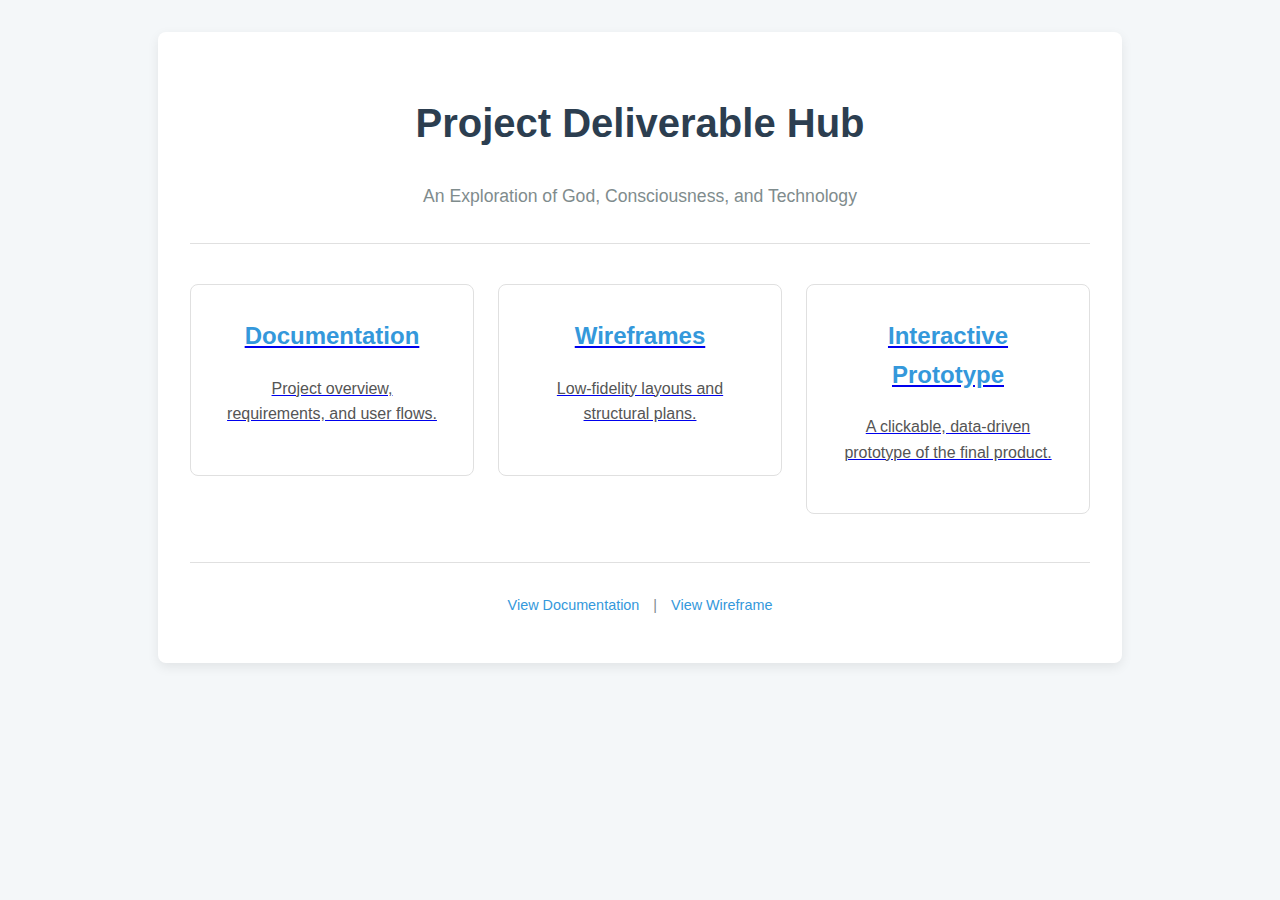
<file: index.html>
<!DOCTYPE html>
<html lang="en">
<head>
    <meta charset="UTF-8">
    <meta name="viewport" content="width=device-width, initial-scale=1.0">
    <title>Project Hub</title>
    <style>
        body { font-family: -apple-system, BlinkMacSystemFont, "Segoe UI", Roboto, Helvetica, Arial, sans-serif; line-height: 1.6; background-color: #f4f7f9; color: #333; margin: 0; padding: 2rem; }
        .container { max-width: 900px; margin: 0 auto; background-color: #fff; padding: 2rem; border-radius: 8px; box-shadow: 0 4px 12px rgba(0,0,0,0.08); }
        header { text-align: center; margin-bottom: 2.5rem; border-bottom: 1px solid #e0e0e0; padding-bottom: 1rem; }
        h1 { color: #2c3e50; font-size: 2.5rem; }
        p.subtitle { color: #7f8c8d; font-size: 1.1rem; }
        .nav-grid { display: grid; grid-template-columns: repeat(auto-fit, minmax(250px, 1fr)); gap: 1.5rem; text-align: center; }
        .nav-card { border: 1px solid #e0e0e0; border-radius: 8px; padding: 2rem; transition: transform 0.2s ease, box-shadow 0.2s ease; }
        .nav-card:hover { transform: translateY(-5px); box-shadow: 0 8px 20px rgba(0,0,0,0.12); }
        .nav-card h2 { margin-top: 0; color: #3498db; }
        .nav-card p { color: #555; }
        .nav-card a { text-decoration: none; color: inherit; display: block; height: 100%; }
        footer { text-align: center; margin-top: 3rem; padding-top: 1rem; border-top: 1px solid #e0e0e0; font-size: 0.9rem; color: #7f8c8d; }
        footer a { color: #3498db; text-decoration: none; margin: 0 10px; }
        footer a:hover { text-decoration: underline; }
    </style>
</head>
<body>
    <div class="container">
        <header>
            <h1>Project Deliverable Hub</h1>
            <p class="subtitle">An Exploration of God, Consciousness, and Technology</p>
        </header>

        <main>
            <div class="nav-grid">
                <a href="./docs/overview.md" class="nav-card-link">
                    <div class="nav-card">
                        <h2>Documentation</h2>
                        <p>Project overview, requirements, and user flows.</p>
                    </div>
                </a>
                <a href="./wireframes/index.html" class="nav-card-link">
                    <div class="nav-card">
                        <h2>Wireframes</h2>
                        <p>Low-fidelity layouts and structural plans.</p>
                    </div>
                </a>
                <a href="./prototype/index.html" class="nav-card-link">
                    <div class="nav-card">
                        <h2>Interactive Prototype</h2>
                        <p>A clickable, data-driven prototype of the final product.</p>
                    </div>
                </a>
            </div>
        </main>

        <footer>
            <p>
                <a href="./docs/overview.md">View Documentation</a> |
                <a href="./wireframes/index.html">View Wireframe</a>
            </p>
        </footer>
    </div>
</body>
</html>
</file>
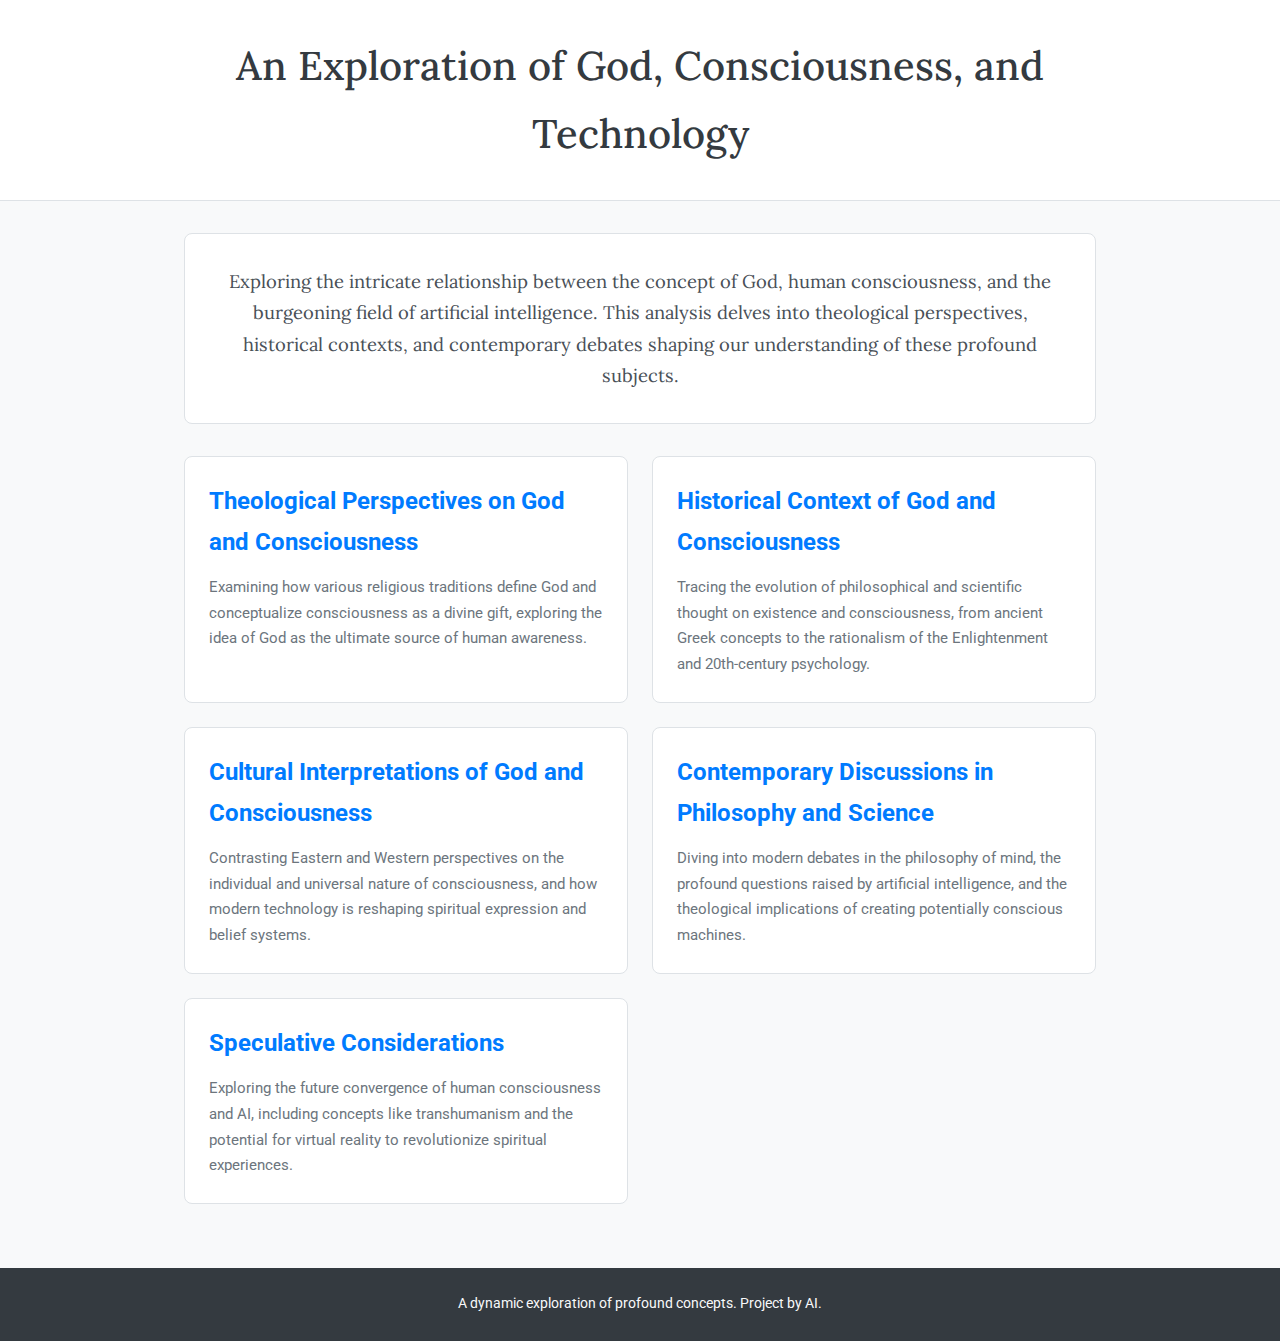
<file: prototype/index.html>
<!DOCTYPE html>
<html lang="en">
<head>
    <meta charset="UTF-8">
    <meta name="viewport" content="width=device-width, initial-scale=1.0">
    <title>God, Consciousness, and Technology</title>
    <link rel="stylesheet" href="./assets/styles.css">
    <link rel="preconnect" href="https://fonts.googleapis.com">
    <link rel="preconnect" href="https://fonts.gstatic.com" crossorigin>
    <link href="https://fonts.googleapis.com/css2?family=Lora:ital,wght@0,400..700;1,400..700&family=Roboto:wght@300;400;700&display=swap" rel="stylesheet">
</head>
<body>
    <header id="main-header">
        <div class="container">
            <h1>An Exploration of God, Consciousness, and Technology</h1>
        </div>
    </header>

    <main id="app-container" class="container">
        <!-- Dynamic content will be injected here by app.js -->
        <div class="loading">Loading content...</div>
    </main>

    <footer id="main-footer">
        <div class="container">
            <p>A dynamic exploration of profound concepts. Project by AI.</p>
        </div>
    </footer>

    <script src="./assets/app.js"></script>
</body>
</html>
</file>
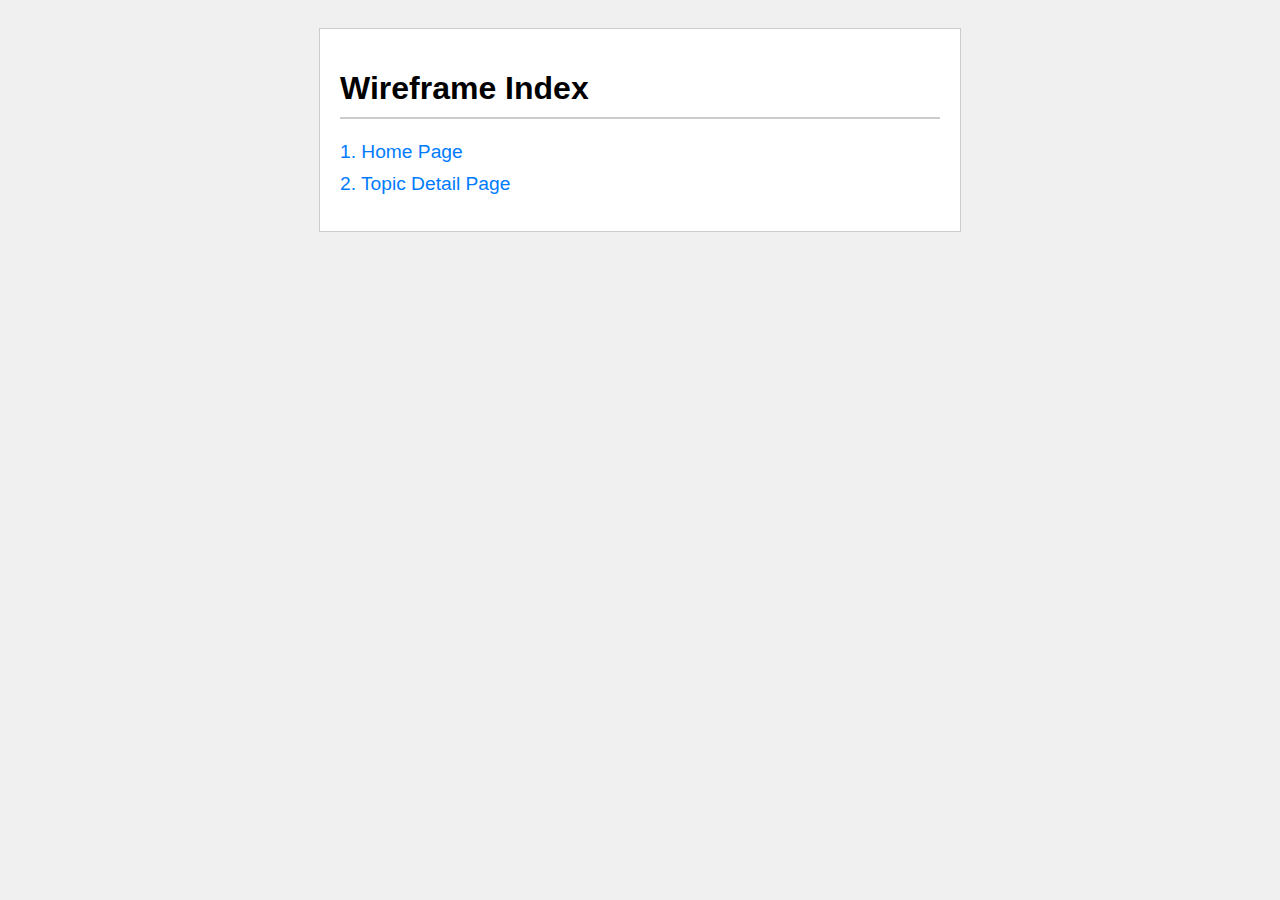
<file: wireframes/index.html>
<!DOCTYPE html>
<html lang="en">
<head>
    <meta charset="UTF-8">
    <meta name="viewport" content="width=device-width, initial-scale=1.0">
    <title>Wireframe Index</title>
    <style>
        body { font-family: sans-serif; background: #f0f0f0; padding: 20px; }
        .container { max-width: 600px; margin: 0 auto; background: #fff; padding: 20px; border: 1px solid #ccc; }
        h1 { border-bottom: 2px solid #ccc; padding-bottom: 10px; }
        ul { list-style: none; padding: 0; }
        li { margin: 10px 0; }
        a { text-decoration: none; color: #007bff; font-size: 1.2em; }
        a:hover { text-decoration: underline; }
    </style>
</head>
<body>
    <div class="container">
        <h1>Wireframe Index</h1>
        <ul>
            <li><a href="./home.html" target="_blank">1. Home Page</a></li>
            <li><a href="./topic.html" target="_blank">2. Topic Detail Page</a></li>
        </ul>
    </div>
</body>
</html>
</file>
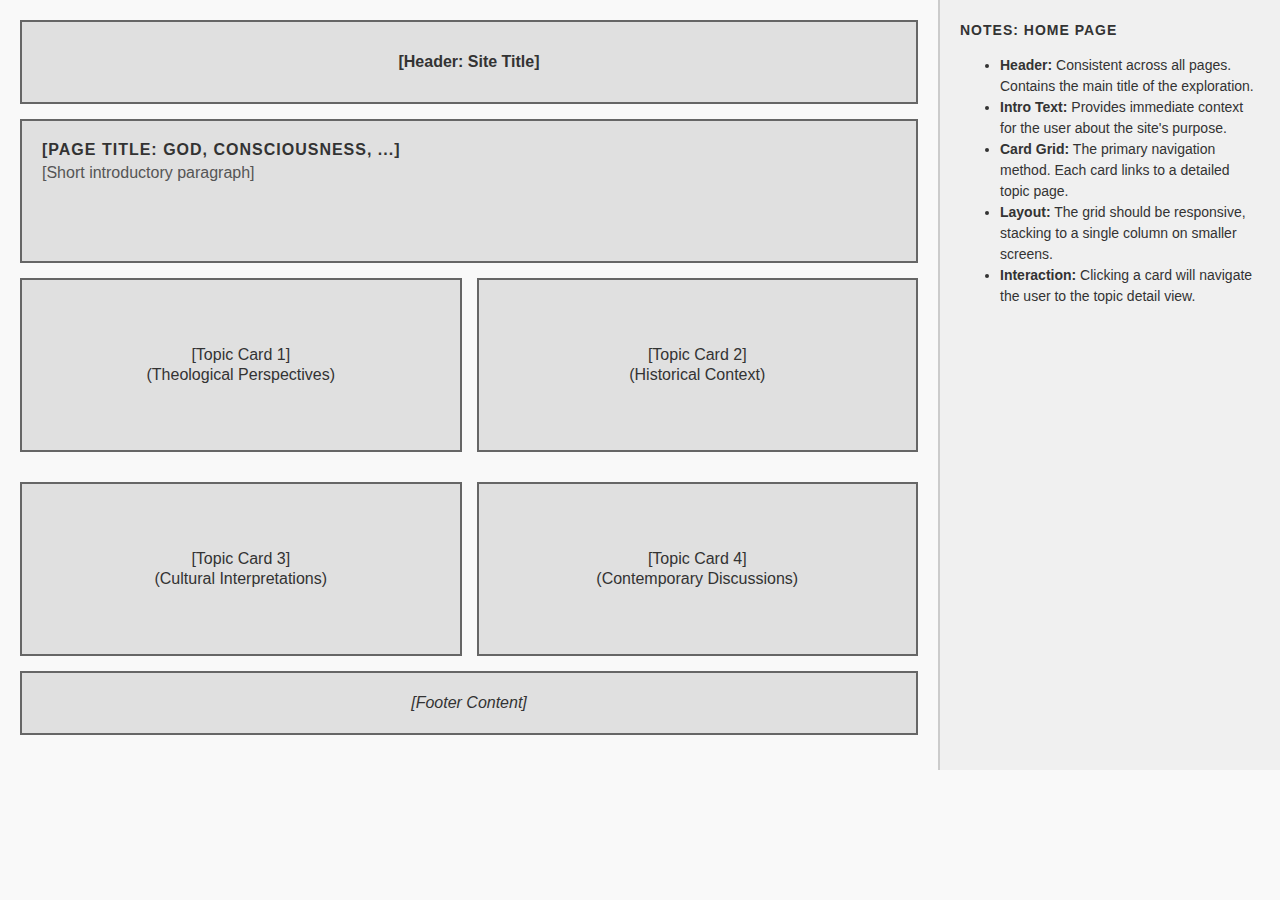
<file: wireframes/home.html>
<!DOCTYPE html>
<html lang="en">
<head>
    <meta charset="UTF-8">
    <title>Wireframe - Home Page</title>
    <style>
        body { font-family: sans-serif; color: #333; margin: 0; padding: 0; background: #f9f9f9; }
        .main-container { display: flex; }
        .wireframe-view { flex-grow: 1; padding: 20px; border-right: 2px solid #ccc; }
        .notes-view { width: 300px; padding: 20px; background: #f0f0f0; font-size: 14px; line-height: 1.5; }
        .box { border: 2px solid #666; background: #e0e0e0; text-align: center; padding: 10px; margin-bottom: 15px; color: #333; }
        .header { height: 60px; line-height: 60px; font-weight: bold; }
        .intro-text { height: 100px; padding: 20px; text-align: left; }
        .card-grid { display: grid; grid-template-columns: 1fr 1fr; gap: 15px; }
        .card { height: 150px; line-height: 20px; display: flex; flex-direction: column; justify-content: center; }
        h2 { margin: 0; font-size: 1em; text-transform: uppercase; letter-spacing: 1px; }
        p { margin: 5px 0 0 0; color: #555; }
        .footer { height: 40px; line-height: 40px; font-style: italic; }
    </style>
</head>
<body>
    <div class="main-container">
        <div class="wireframe-view">
            <div class="box header">[Header: Site Title]</div>
            <div class="box intro-text">
                <h2>[Page Title: God, Consciousness, ...]</h2>
                <p>[Short introductory paragraph]</p>
            </div>
            <div class="card-grid">
                <div class="box card">[Topic Card 1]<br/>(Theological Perspectives)</div>
                <div class="box card">[Topic Card 2]<br/>(Historical Context)</div>
                <div class="box card">[Topic Card 3]<br/>(Cultural Interpretations)</div>
                <div class="box card">[Topic Card 4]<br/>(Contemporary Discussions)</div>
            </div>
            <div class="box footer">[Footer Content]</div>
        </div>
        <div class="notes-view">
            <h2>Notes: Home Page</h2>
            <ul>
                <li><strong>Header:</strong> Consistent across all pages. Contains the main title of the exploration.</li>
                <li><strong>Intro Text:</strong> Provides immediate context for the user about the site's purpose.</li>
                <li><strong>Card Grid:</strong> The primary navigation method. Each card links to a detailed topic page.</li>
                <li><strong>Layout:</strong> The grid should be responsive, stacking to a single column on smaller screens.</li>
                <li><strong>Interaction:</strong> Clicking a card will navigate the user to the topic detail view.</li>
            </ul>
        </div>
    </div>
</body>
</html>
</file>
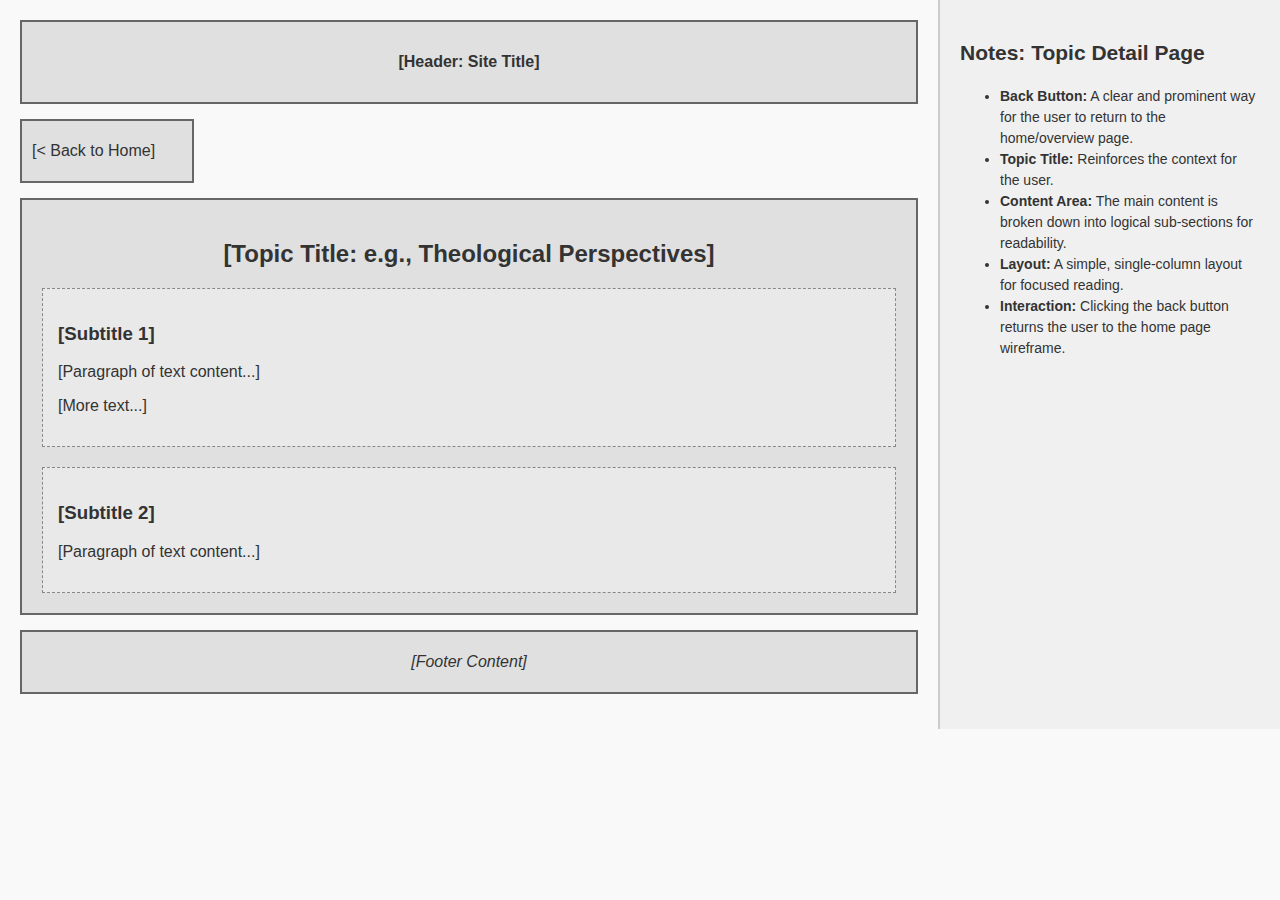
<file: wireframes/topic.html>
<!DOCTYPE html>
<html lang="en">
<head>
    <meta charset="UTF-8">
    <title>Wireframe - Topic Detail</title>
    <style>
        body { font-family: sans-serif; color: #333; margin: 0; padding: 0; background: #f9f9f9; }
        .main-container { display: flex; }
        .wireframe-view { flex-grow: 1; padding: 20px; border-right: 2px solid #ccc; }
        .notes-view { width: 300px; padding: 20px; background: #f0f0f0; font-size: 14px; line-height: 1.5; }
        .box { border: 2px solid #666; background: #e0e0e0; text-align: center; padding: 10px; margin-bottom: 15px; color: #333; }
        .header { height: 60px; line-height: 60px; font-weight: bold; }
        .back-button { width: 150px; height: 40px; line-height: 40px; text-align: left; padding-left: 10px; }
        .content-area { text-align: left; padding: 20px; }
        .content-area h2 { text-align: center; }
        .content-area .sub-section { border: 1px dashed #888; padding: 15px; margin-top: 20px; background: #e9e9e9; }
        .footer { height: 40px; line-height: 40px; font-style: italic; }
    </style>
</head>
<body>
    <div class="main-container">
        <div class="wireframe-view">
            <div class="box header">[Header: Site Title]</div>
            <div class="box back-button">[&lt; Back to Home]</div>
            <div class="box content-area">
                <h2>[Topic Title: e.g., Theological Perspectives]</h2>
                <div class="sub-section">
                    <h3>[Subtitle 1]</h3>
                    <p>[Paragraph of text content...]</p>
                    <p>[More text...]</p>
                </div>
                <div class="sub-section">
                    <h3>[Subtitle 2]</h3>
                    <p>[Paragraph of text content...]</p>
                </div>
            </div>
            <div class="box footer">[Footer Content]</div>
        </div>
        <div class="notes-view">
            <h2>Notes: Topic Detail Page</h2>
            <ul>
                <li><strong>Back Button:</strong> A clear and prominent way for the user to return to the home/overview page.</li>
                <li><strong>Topic Title:</strong> Reinforces the context for the user.</li>
                <li><strong>Content Area:</strong> The main content is broken down into logical sub-sections for readability.</li>
                <li><strong>Layout:</strong> A simple, single-column layout for focused reading.</li>
                <li><strong>Interaction:</strong> Clicking the back button returns the user to the home page wireframe.</li>
            </ul>
        </div>
    </div>
</body>
</html>
</file>
<file: prototype/assets/styles.css>
:root {
    --primary-font: 'Roboto', sans-serif;
    --secondary-font: 'Lora', serif;
    --bg-color: #f8f9fa;
    --text-color: #212529;
    --primary-color: #007bff;
    --secondary-color: #6c757d;
    --card-bg: #ffffff;
    --border-color: #dee2e6;
    --shadow: 0 4px 8px rgba(0, 0, 0, 0.05);
}

* {
    box-sizing: border-box;
    margin: 0;
    padding: 0;
}

body {
    font-family: var(--primary-font);
    line-height: 1.7;
    background-color: var(--bg-color);
    color: var(--text-color);
}

.container {
    max-width: 960px;
    margin: 0 auto;
    padding: 0 1.5rem;
}

#main-header {
    background-color: var(--card-bg);
    padding: 2rem 0;
    border-bottom: 1px solid var(--border-color);
    text-align: center;
    margin-bottom: 2rem;
}

#main-header h1 {
    font-family: var(--secondary-font);
    font-size: 2.5rem;
    color: #343a40;
    font-weight: 500;
}

#app-container {
    padding-bottom: 2rem;
}

.loading {
    text-align: center;
    font-size: 1.2rem;
    color: var(--secondary-color);
    padding: 4rem 0;
}

/* Home View */
.intro-section {
    background-color: var(--card-bg);
    padding: 2rem;
    margin-bottom: 2rem;
    border-radius: 8px;
    border: 1px solid var(--border-color);
    text-align: center;
}

.intro-section p {
    font-family: var(--secondary-font);
    font-size: 1.15rem;
    color: #495057;
    max-width: 80ch;
    margin: 0 auto;
}

.card-grid {
    display: grid;
    grid-template-columns: repeat(auto-fit, minmax(300px, 1fr));
    gap: 1.5rem;
}

.topic-card {
    background-color: var(--card-bg);
    border: 1px solid var(--border-color);
    border-radius: 8px;
    padding: 1.5rem;
    text-decoration: none;
    color: var(--text-color);
    transition: transform 0.2s ease, box-shadow 0.2s ease;
    display: flex;
    flex-direction: column;
}

.topic-card:hover {
    transform: translateY(-5px);
    box-shadow: 0 8px 16px rgba(0, 0, 0, 0.08);
}

.topic-card h2 {
    color: var(--primary-color);
    margin-bottom: 0.75rem;
    font-family: var(--primary-font);
    font-weight: 700;
}

.topic-card p {
    flex-grow: 1;
    color: var(--secondary-color);
    font-size: 0.95rem;
}

/* Detail View */
.detail-view {
    background-color: var(--card-bg);
    padding: 2rem;
    border-radius: 8px;
    border: 1px solid var(--border-color);
    animation: fadeIn 0.5s ease-in-out;
}

.back-link {
    display: inline-block;
    margin-bottom: 1.5rem;
    text-decoration: none;
    color: var(--primary-color);
    font-weight: bold;
}

.back-link:hover {
    text-decoration: underline;
}

.detail-view h1 {
    font-family: var(--secondary-font);
    margin-bottom: 2rem;
    border-bottom: 2px solid var(--primary-color);
    padding-bottom: 1rem;
}

.sub-section {
    margin-bottom: 2.5rem;
}

.sub-section h3 {
    font-family: var(--primary-font);
    font-weight: 700;
    color: #343a40;
    margin-bottom: 1rem;
}

.sub-section p {
    text-align: justify;
}

#main-footer {
    background-color: #343a40;
    color: #f8f9fa;
    text-align: center;
    padding: 1.5rem 0;
    margin-top: 2rem;
    font-size: 0.9rem;
}

@keyframes fadeIn {
    from { opacity: 0; transform: translateY(10px); }
    to { opacity: 1; transform: translateY(0); }
}

/* Responsive Design */
@media (max-width: 768px) {
    #main-header h1 {
        font-size: 2rem;
    }
    .container {
        padding: 0 1rem;
    }
}
</file>
